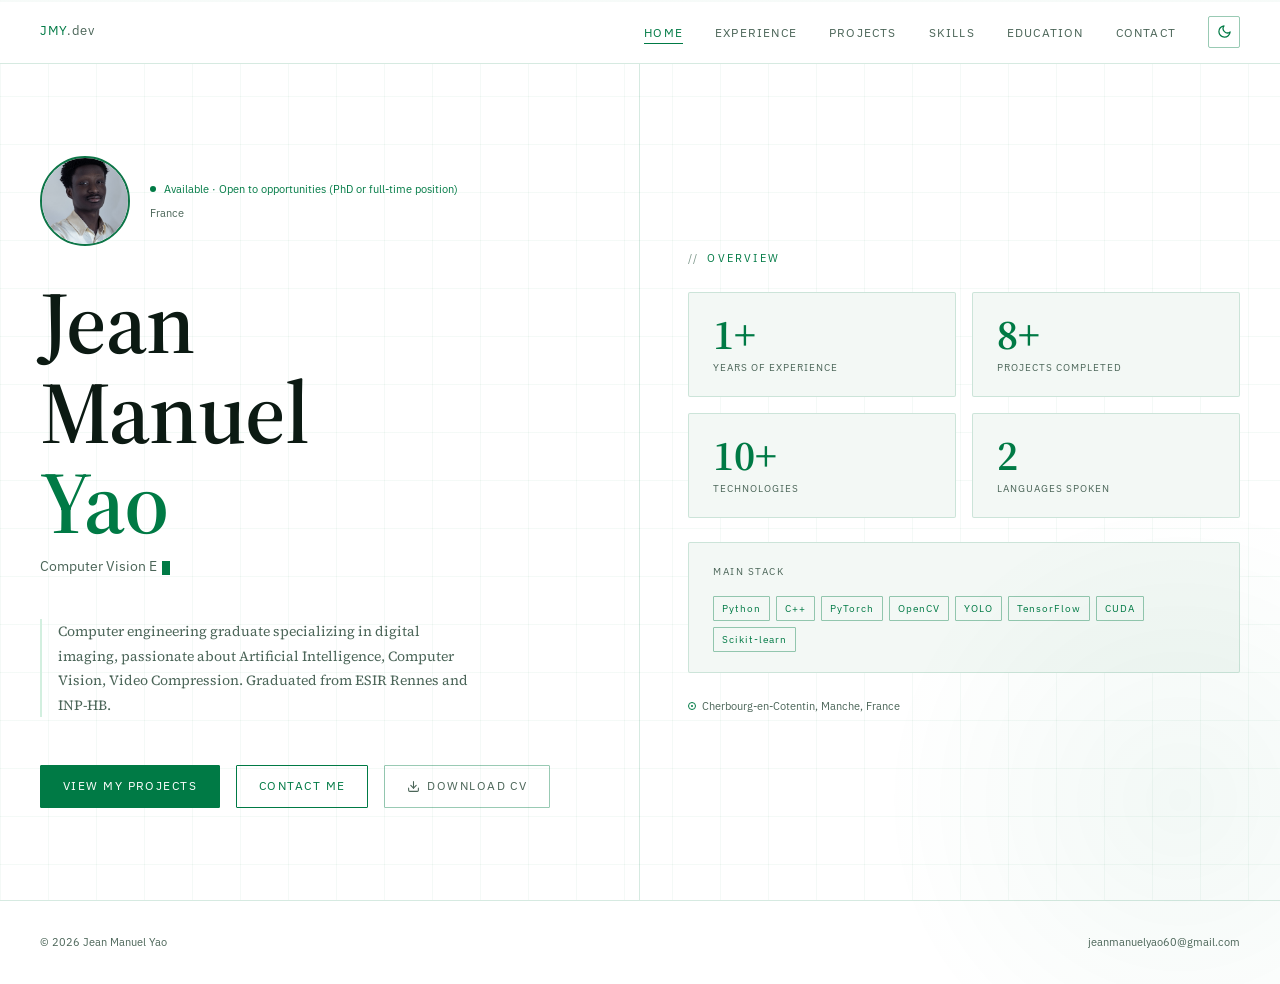
<file: index.html>
<!DOCTYPE html>
<html lang="fr">
<head>
  <meta charset="UTF-8">
  <meta name="viewport" content="width=device-width, initial-scale=1.0">
  <title>Jean Manuel Yao — Computer Vision Engineer</title>
  <script>
    (function () {
      var theme;
      try { theme = localStorage.getItem('theme'); } catch (e) {}
      document.documentElement.dataset.theme = theme || (matchMedia('(prefers-color-scheme: light)').matches ? 'light' : 'dark');
    })();
  </script>
  <link rel="stylesheet" href="css/style.css">
  <style>
    .hero {
      min-height: calc(100vh - var(--nav-h));
      display: grid;
      grid-template-columns: 1fr 1fr;
      gap: 0;
      align-items: stretch;
    }

    .hero-left {
      padding: 5rem 3rem 5rem 2.5rem;
      display: flex;
      flex-direction: column;
      justify-content: center;
      border-right: 1px solid var(--border);
    }

    .hero-photo-wrap {
      display: flex;
      align-items: center;
      gap: 1.25rem;
      margin-bottom: 2rem;
    }

    .hero-photo {
      width: 90px;
      height: 90px;
      border-radius: 50%;
      object-fit: cover;
      border: 2px solid var(--green);
      display: block;
      filter: grayscale(15%);
      flex-shrink: 0;
    }

    .hero-photo-info {
      display: flex;
      flex-direction: column;
      gap: 5px;
    }

    .hero-status {
      display: flex;
      align-items: center;
      gap: 8px;
      font-family: var(--sans);
      font-size: 11px;
      color: var(--green);
    }

    .status-dot {
      width: 6px; height: 6px;
      border-radius: 50%;
      background: var(--green);
      animation: pulse 2s infinite;
      flex-shrink: 0;
    }

    @keyframes pulse {
      0%, 100% { opacity: 1; transform: scale(1); }
      50% { opacity: 0.5; transform: scale(0.8); }
    }

    .hero-name {
      font-family: var(--display);
      font-size: clamp(52px, 7vw, 88px);
      font-weight: 600;
      line-height: 1.02;
      color: var(--text);
      margin-bottom: 0.5rem;
    }

    .hero-name .green { color: var(--green); }

    .hero-role {
      font-family: var(--sans);
      font-size: 14px;
      color: var(--text-muted);
      margin-bottom: 2.5rem;
      height: 24px;
    }

    .hero-role .cursor {
      display: inline-block;
      width: 8px;
      height: 14px;
      background: var(--green);
      margin-left: 2px;
      animation: blink 1s step-end infinite;
      vertical-align: middle;
    }

    @keyframes blink { 0%, 100% { opacity: 1; } 50% { opacity: 0; } }

    .hero-bio {
      font-size: 14px;
      color: var(--text-muted);
      max-width: 440px;
      line-height: 1.75;
      margin-bottom: 3rem;
      border-left: 2px solid var(--green-dark);
      padding-left: 1rem;
    }

    .hero-actions {
      display: flex;
      gap: 1rem;
      flex-wrap: wrap;
    }

    .btn-download {
      border-color: var(--border-bright);
      color: var(--text-muted);
      display: inline-flex;
      align-items: center;
      gap: 7px;
    }

    .btn-download:hover {
      background: transparent;
      border-color: var(--green);
      color: var(--green);
    }

    .hero-right {
      padding: 5rem 2.5rem 5rem 3rem;
      display: flex;
      flex-direction: column;
      justify-content: center;
      gap: 1.5rem;
    }

    .stat-row {
      display: grid;
      grid-template-columns: 1fr 1fr;
      gap: 1rem;
    }

    .stat-box {
      background: var(--bg2);
      border: 1px solid var(--border);
      padding: 1.25rem 1.5rem;
      border-radius: 2px;
    }

    .stat-num {
      font-family: var(--display);
      font-size: 42px;
      color: var(--green);
      line-height: 1;
      margin-bottom: 4px;
    }

    .stat-label {
      font-family: var(--sans);
      font-size: 10px;
      color: var(--text-muted);
      letter-spacing: 0.1em;
      text-transform: uppercase;
    }

    .tech-stack {
      background: var(--bg2);
      border: 1px solid var(--border);
      padding: 1.25rem 1.5rem;
      border-radius: 2px;
    }

    .tech-stack-label {
      font-family: var(--sans);
      font-size: 10px;
      color: var(--text-muted);
      letter-spacing: 0.15em;
      text-transform: uppercase;
      margin-bottom: 1rem;
    }

    .tech-list {
      display: flex;
      flex-wrap: wrap;
      gap: 6px;
    }

    .hero-location {
      font-family: var(--sans);
      font-size: 11px;
      color: var(--text-muted);
      display: flex;
      align-items: center;
      gap: 6px;
    }

    .location-icon {
      width: 8px; height: 8px;
      border: 1px solid var(--green);
      border-radius: 50%;
      position: relative;
    }

    .location-icon::after {
      content: '';
      position: absolute;
      inset: 2px;
      border-radius: 50%;
      background: var(--green);
    }

    /* Diagonal accent */
    .hero::after {
      content: '';
      position: fixed;
      bottom: -200px;
      right: -200px;
      width: 600px;
      height: 600px;
      background: radial-gradient(circle, var(--glow) 0%, transparent 70%);
      pointer-events: none;
    }

    @media (max-width: 768px) {
      .hero { grid-template-columns: 1fr; }
      .hero-left { border-right: none; border-bottom: 1px solid var(--border); padding: 3rem 1.25rem; }
      .hero-right { padding: 3rem 1.25rem; }
    }
  </style>
</head>
<body>
  <div class="scanline"></div>

  <nav>
    <a href="index.html" class="nav-logo">JMY<span>.dev</span></a>
    <ul class="nav-links">
      <li><a href="index.html">Home</a></li>
      <li><a href="pages/experience.html">Experience</a></li>
      <li><a href="pages/projets.html">Projects</a></li>
      <li><a href="pages/competences.html">Skills</a></li>
      <li><a href="pages/parcours.html">Education</a></li>
      <li><a href="pages/contact.html">Contact</a></li>
    </ul>
    <button class="theme-toggle" type="button" aria-label="Switch to light mode">
      <svg class="icon-sun" width="15" height="15" viewBox="0 0 24 24" fill="none" stroke="currentColor" stroke-width="2" stroke-linecap="round" stroke-linejoin="round" aria-hidden="true">
        <circle cx="12" cy="12" r="5"/>
        <line x1="12" y1="1" x2="12" y2="3"/>
        <line x1="12" y1="21" x2="12" y2="23"/>
        <line x1="4.22" y1="4.22" x2="5.64" y2="5.64"/>
        <line x1="18.36" y1="18.36" x2="19.78" y2="19.78"/>
        <line x1="1" y1="12" x2="3" y2="12"/>
        <line x1="21" y1="12" x2="23" y2="12"/>
        <line x1="4.22" y1="19.78" x2="5.64" y2="18.36"/>
        <line x1="18.36" y1="5.64" x2="19.78" y2="4.22"/>
      </svg>
      <svg class="icon-moon" width="15" height="15" viewBox="0 0 24 24" fill="none" stroke="currentColor" stroke-width="2" stroke-linecap="round" stroke-linejoin="round" aria-hidden="true">
        <path d="M21 12.79A9 9 0 1 1 11.21 3 7 7 0 0 0 21 12.79z"/>
      </svg>
    </button>
  </nav>

  <main>
    <div class="hero">
      <div class="hero-left">

        <div class="hero-photo-wrap fade-up">
          <img src="assets/photo.jpeg" alt="Jean Manuel Yao" class="hero-photo">
          <div class="hero-photo-info">
            <div class="hero-status">
              <span class="status-dot"></span>
              Available · Open to opportunities (PhD or full-time position)
            </div>
            <div style="font-family: var(--sans); font-size: 11px; color: var(--text-muted);">France</div>
          </div>
        </div>

        <h1 class="hero-name fade-up">
          Jean<br>Manuel<br><span class="green">Yao</span>
        </h1>

        <div class="hero-role fade-up">
          <span data-typewriter='["Computer Vision Engineer", "Deep Learning Engineer",  "Software Engineer"]'></span>
          <span class="cursor"></span>
        </div>

        <p class="hero-bio fade-up">
          Computer engineering graduate specializing in digital imaging, passionate about Artificial Intelligence, Computer Vision, Video Compression. Graduated from ESIR Rennes and INP-HB.
        </p>

        <div class="hero-actions fade-up">
          <a href="pages/projets.html" class="btn btn-solid">View my projects</a>
          <a href="pages/contact.html" class="btn">Contact me</a>
          <a href="CV_Jean_YAO_IN.pdf" download="CV_Jean_Manuel_Yao.pdf" class="btn btn-download">
            <svg width="13" height="13" viewBox="0 0 24 24" fill="none" stroke="currentColor" stroke-width="2" stroke-linecap="round" stroke-linejoin="round">
              <path d="M21 15v4a2 2 0 0 1-2 2H5a2 2 0 0 1-2-2v-4"/>
              <polyline points="7 10 12 15 17 10"/>
              <line x1="12" y1="15" x2="12" y2="3"/>
            </svg>
            Download CV
          </a>
        </div>
      </div>

      <div class="hero-right">
        <div class="label fade-up">Overview</div>

        <div class="stat-row fade-up">
          <div class="stat-box">
            <div class="stat-num">1+</div>
            <div class="stat-label">Years of experience</div>
          </div>
          <div class="stat-box">
            <div class="stat-num">8+</div>
            <div class="stat-label">Projects completed</div>
          </div>
          <div class="stat-box">
            <div class="stat-num">10+</div>
            <div class="stat-label">Technologies</div>
          </div>
          <div class="stat-box">
            <div class="stat-num">2</div>
            <div class="stat-label">Languages spoken</div>
          </div>
        </div>

        <div class="tech-stack fade-up">
          <div class="tech-stack-label">Main stack</div>
          <div class="tech-list">
            <span class="tag">Python</span>
            <span class="tag">C++</span>
            <span class="tag">PyTorch</span>
            <span class="tag">OpenCV</span>
            <span class="tag">YOLO</span>
            <span class="tag">TensorFlow</span>
            <span class="tag">CUDA</span>
            <span class="tag">Scikit-learn</span>
          </div>
        </div>

        <div class="hero-location fade-up">
          <span class="location-icon"></span>
          Cherbourg-en-Cotentin, Manche, France
        </div>
      </div>
    </div>
  </main>

  <footer>
    <span>© 2026 Jean Manuel Yao</span>
    <span>jeanmanuelyao60@gmail.com</span>
  </footer>

  <script src="js/main.js"></script>
</body>
</html>
</file>
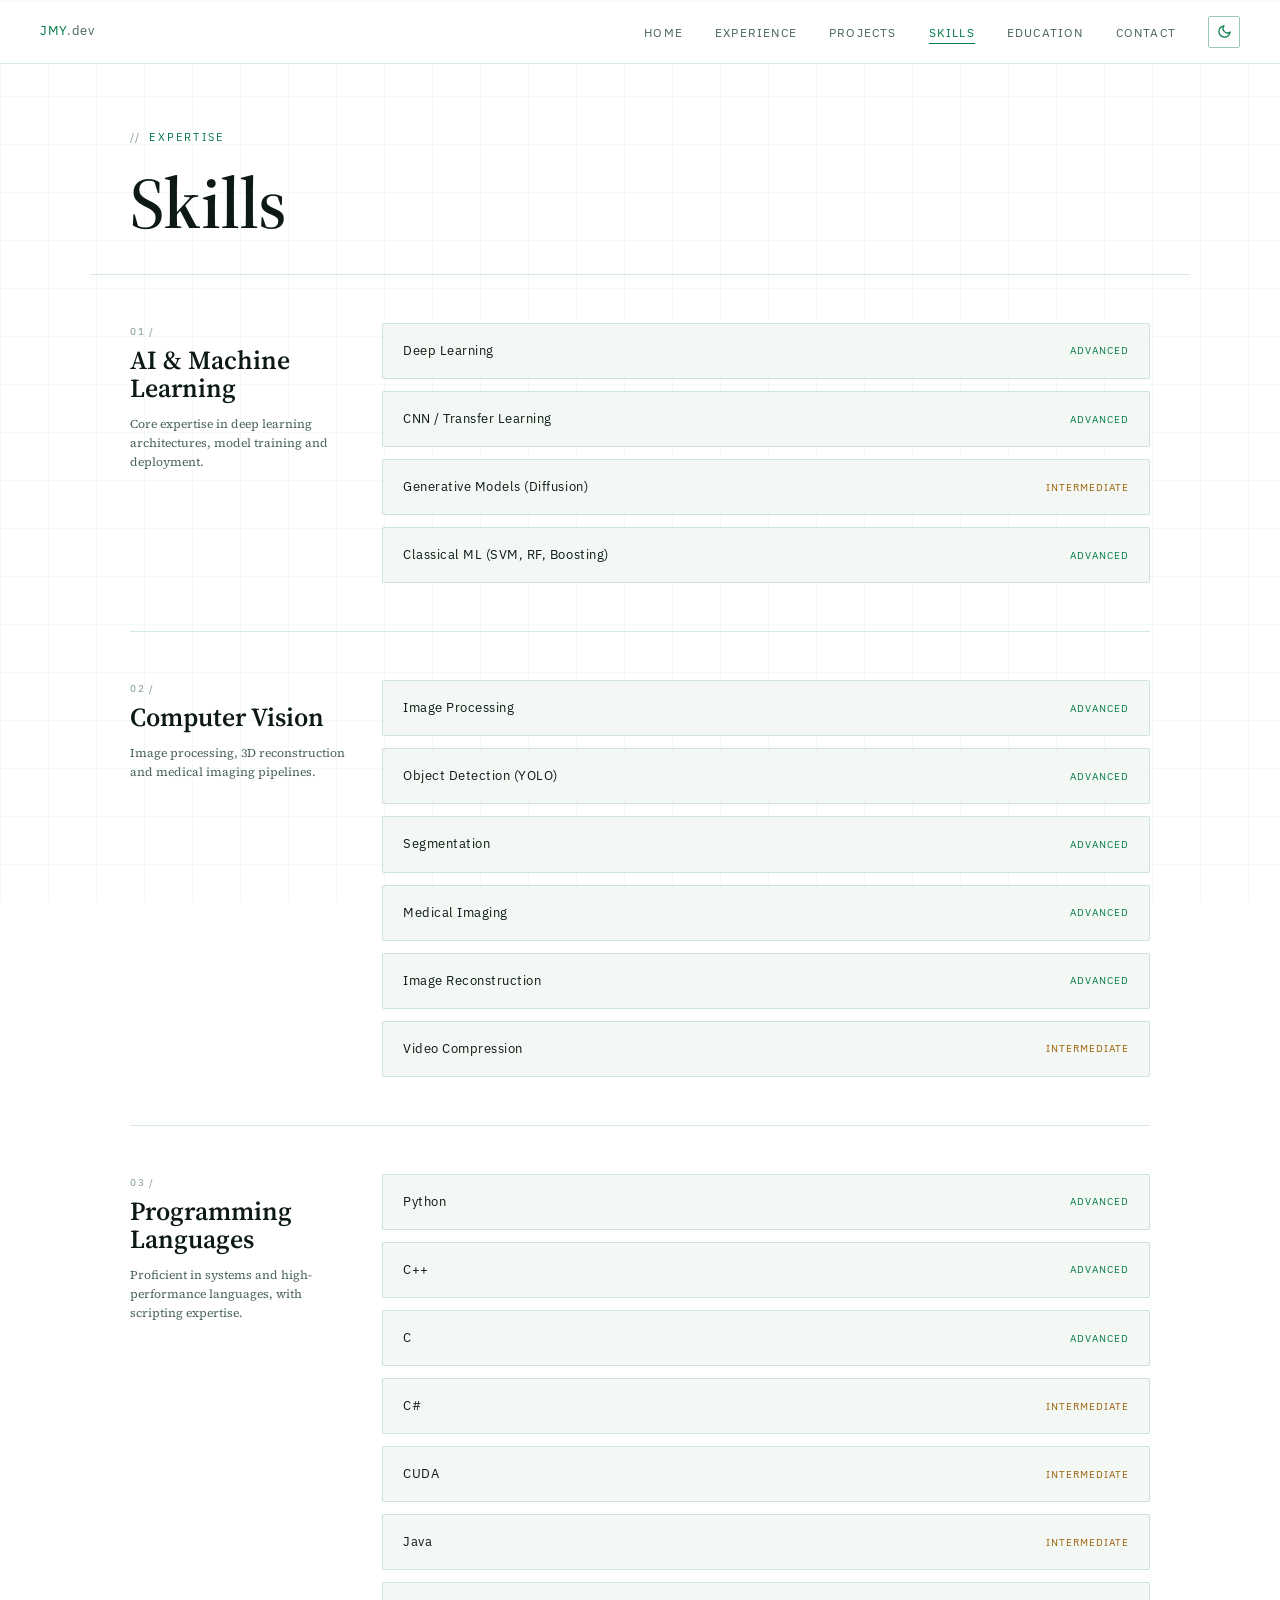
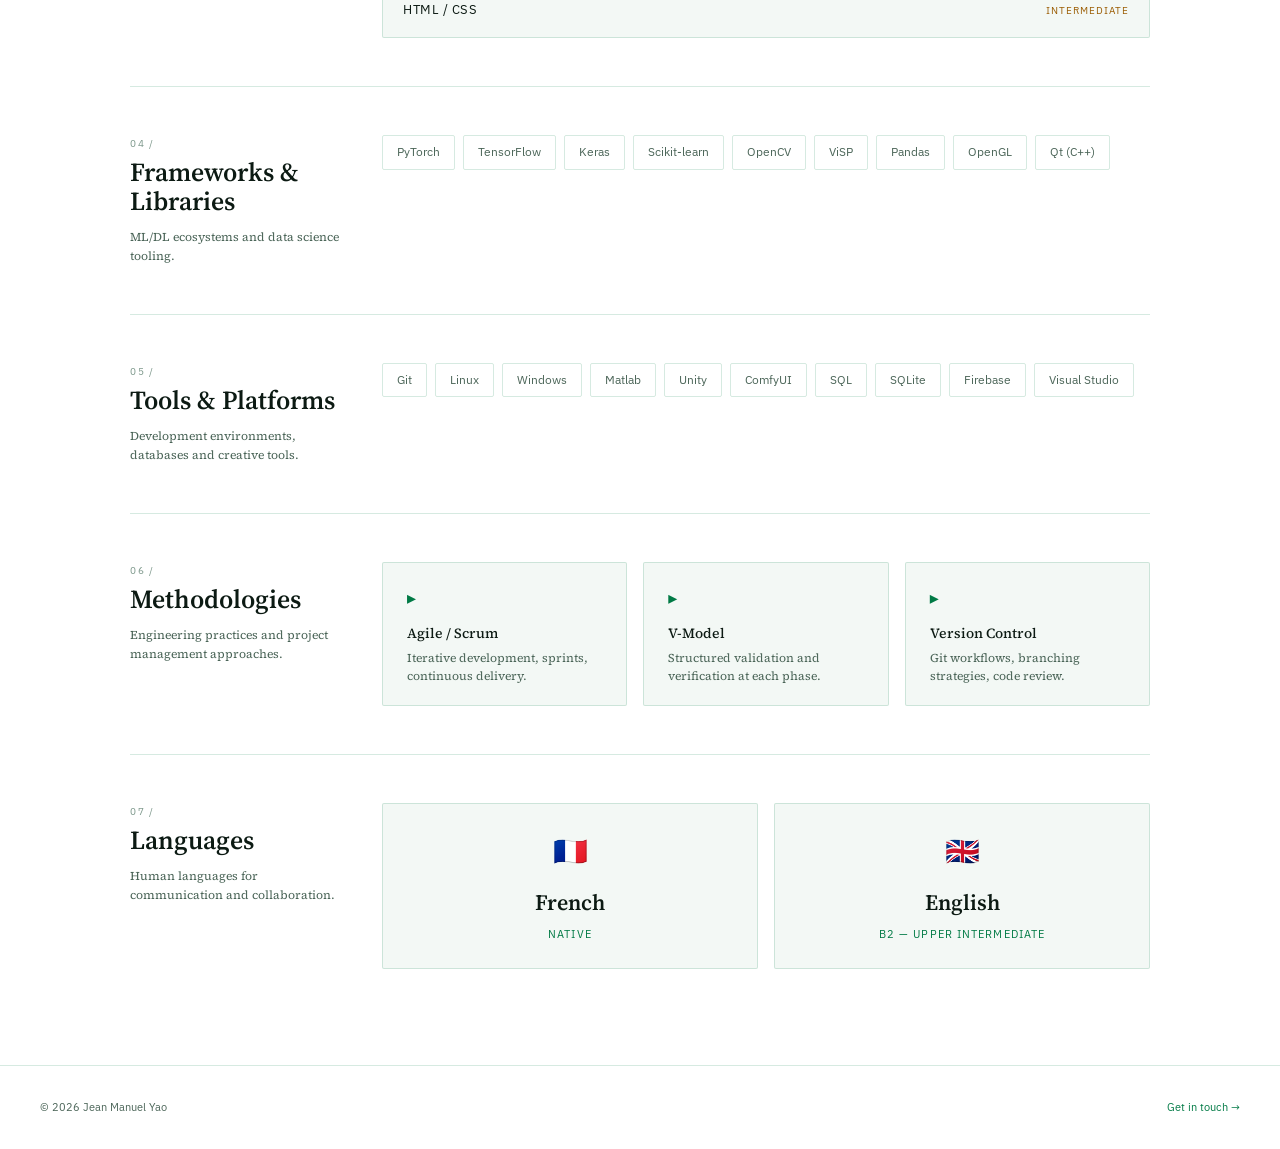
<file: pages/competences.html>
<!DOCTYPE html>
<html lang="en">
<head>
  <meta charset="UTF-8">
  <meta name="viewport" content="width=device-width, initial-scale=1.0">
  <title>Skills — Jean Manuel Yao</title>
  <script>
    (function () {
      var theme;
      try { theme = localStorage.getItem('theme'); } catch (e) {}
      document.documentElement.dataset.theme = theme || (matchMedia('(prefers-color-scheme: light)').matches ? 'light' : 'dark');
    })();
  </script>
  <link rel="stylesheet" href="../css/style.css">
  <style>
    .page-header {
      padding: 4rem 2.5rem 2rem;
      border-bottom: 1px solid var(--border);
      max-width: 1100px;
      margin: 0 auto;
    }

    .page-header h1 {
      font-size: clamp(48px, 6vw, 72px);
      margin-top: 1rem;
      color: var(--text);
    }

    .skills-wrapper {
      max-width: 1100px;
      margin: 3rem auto;
      padding: 0 2.5rem;
      display: flex;
      flex-direction: column;
      gap: 3rem;
    }

    /* ---- CATEGORY BLOCK ---- */
    .skill-category {
      display: grid;
      grid-template-columns: 220px 1fr;
      gap: 2rem;
      align-items: start;
      padding-bottom: 3rem;
      border-bottom: 1px solid var(--border);
    }

    .skill-category:last-child {
      border-bottom: none;
    }

    .cat-label-col {
      position: sticky;
      top: calc(var(--nav-h) + 2rem);
    }

    .cat-index {
      font-family: var(--sans);
      font-size: 10px;
      color: var(--text-dim);
      letter-spacing: 0.15em;
      margin-bottom: 6px;
    }

    .cat-title {
      font-family: var(--display);
      font-size: 26px;
      color: var(--text);
      line-height: 1.1;
      margin-bottom: 0.75rem;
    }

    .cat-desc {
      font-size: 12px;
      color: var(--text-muted);
      line-height: 1.6;
    }

    /* ---- SKILL ITEMS GRID ---- */
    .skill-items {
      display: flex;
      flex-direction: column;
      gap: 0.75rem;
    }

    .skill-item {
      background: var(--bg2);
      border: 1px solid var(--border);
      border-radius: 2px;
      padding: 1rem 1.25rem;
      display: grid;
      grid-template-columns: 1fr auto;
      align-items: center;
      gap: 1.5rem;
      transition: border-color 0.2s, background 0.2s;
      position: relative;
      overflow: hidden;
    }

    .skill-item::before {
      content: '';
      position: absolute;
      left: 0; top: 0;
      width: 2px;
      height: 100%;
      background: var(--green);
      opacity: 0;
      transition: opacity 0.2s;
    }

    .skill-item:hover {
      border-color: var(--border-bright);
      background: var(--bg3);
    }

    .skill-item:hover::before { opacity: 1; }

    .skill-name {
      font-family: var(--sans);
      font-size: 13px;
      color: var(--text);
      letter-spacing: 0.04em;
    }

    .skill-level {
      font-family: var(--sans);
      font-size: 10px;
      color: var(--text-muted);
      letter-spacing: 0.1em;
      text-transform: uppercase;
      min-width: 80px;
      text-align: right;
    }

    .skill-level.advanced { color: var(--green); }
    .skill-level.intermediate { color: var(--amber); }
    .skill-level.familiar { color: var(--text-muted); }

    /* ---- TAGS BLOCK (for tools) ---- */
    .tag-cloud {
      display: flex;
      flex-wrap: wrap;
      gap: 8px;
    }

    .tag-large {
      font-family: var(--sans);
      font-size: 12px;
      padding: 6px 14px;
      border: 1px solid var(--border);
      color: var(--text-muted);
      border-radius: 2px;
      transition: border-color 0.2s, color 0.2s;
      cursor: default;
    }

    .tag-large:hover {
      border-color: var(--green);
      color: var(--green);
    }

    /* ---- LANGUAGES ---- */
    .lang-grid {
      display: grid;
      grid-template-columns: repeat(auto-fit, minmax(180px, 1fr));
      gap: 1rem;
    }

    .lang-card {
      background: var(--bg2);
      border: 1px solid var(--border);
      border-radius: 2px;
      padding: 1.5rem;
      text-align: center;
      transition: border-color 0.2s;
    }

    .lang-card:hover { border-color: var(--border-bright); }

    .lang-flag {
      font-size: 28px;
      margin-bottom: 0.5rem;
    }

    .lang-name {
      font-family: var(--display);
      font-size: 22px;
      color: var(--text);
      margin-bottom: 4px;
    }

    .lang-lvl {
      font-family: var(--sans);
      font-size: 11px;
      color: var(--green);
      letter-spacing: 0.1em;
      text-transform: uppercase;
    }

    /* ---- METHODOLOGIES ---- */
    .method-grid {
      display: grid;
      grid-template-columns: repeat(auto-fit, minmax(200px, 1fr));
      gap: 1rem;
    }

    .method-card {
      background: var(--bg2);
      border: 1px solid var(--border);
      border-radius: 2px;
      padding: 1.25rem 1.5rem;
      transition: border-color 0.2s;
      position: relative;
      overflow: hidden;
    }

    .method-card::after {
      content: '';
      position: absolute;
      top: 0; left: 0;
      width: 100%;
      height: 2px;
      background: linear-gradient(90deg, var(--green), transparent);
      opacity: 0;
      transition: opacity 0.2s;
    }

    .method-card:hover { border-color: var(--border-bright); }
    .method-card:hover::after { opacity: 1; }

    .method-icon {
      font-family: var(--sans);
      font-size: 18px;
      color: var(--green);
      margin-bottom: 0.5rem;
    }

    .method-name {
      font-size: 14px;
      font-weight: 500;
      color: var(--text);
      margin-bottom: 4px;
    }

    .method-desc {
      font-size: 12px;
      color: var(--text-muted);
      line-height: 1.5;
    }

    @media (max-width: 768px) {
      .skill-category { grid-template-columns: 1fr; }
      .cat-label-col { position: static; }
      .skills-wrapper { padding: 0 1.25rem; }
      .page-header { padding: 3rem 1.25rem 2rem; }
    }
  </style>
</head>
<body>
  <div class="scanline"></div>

  <nav>
    <a href="../index.html" class="nav-logo">JMY<span>.dev</span></a>
    <ul class="nav-links">
      <li><a href="../index.html">Home</a></li>
      <li><a href="experience.html">Experience</a></li>
      <li><a href="projets.html">Projects</a></li>
      <li><a href="competences.html">Skills</a></li>
      <li><a href="parcours.html">Education</a></li>
      <li><a href="contact.html">Contact</a></li>
    </ul>
    <button class="theme-toggle" type="button" aria-label="Switch to light mode">
      <svg class="icon-sun" width="15" height="15" viewBox="0 0 24 24" fill="none" stroke="currentColor" stroke-width="2" stroke-linecap="round" stroke-linejoin="round" aria-hidden="true">
        <circle cx="12" cy="12" r="5"/>
        <line x1="12" y1="1" x2="12" y2="3"/>
        <line x1="12" y1="21" x2="12" y2="23"/>
        <line x1="4.22" y1="4.22" x2="5.64" y2="5.64"/>
        <line x1="18.36" y1="18.36" x2="19.78" y2="19.78"/>
        <line x1="1" y1="12" x2="3" y2="12"/>
        <line x1="21" y1="12" x2="23" y2="12"/>
        <line x1="4.22" y1="19.78" x2="5.64" y2="18.36"/>
        <line x1="18.36" y1="5.64" x2="19.78" y2="4.22"/>
      </svg>
      <svg class="icon-moon" width="15" height="15" viewBox="0 0 24 24" fill="none" stroke="currentColor" stroke-width="2" stroke-linecap="round" stroke-linejoin="round" aria-hidden="true">
        <path d="M21 12.79A9 9 0 1 1 11.21 3 7 7 0 0 0 21 12.79z"/>
      </svg>
    </button>
  </nav>

  <main>
    <div class="page-header">
      <div class="label">Expertise</div>
      <h1>Skills</h1>
    </div>

    <div class="skills-wrapper">

      <!-- ====== AI & MACHINE LEARNING ====== -->
      <div class="skill-category reveal">
        <div class="cat-label-col">
          <div class="cat-index">01 /</div>
          <div class="cat-title">AI & Machine Learning</div>
          <p class="cat-desc">Core expertise in deep learning architectures, model training and deployment.</p>
        </div>
        <div class="skill-items">
          <div class="skill-item">
            <span class="skill-name">Deep Learning</span>
            <span class="skill-level advanced">Advanced</span>
          </div>
          <div class="skill-item">
            <span class="skill-name">CNN / Transfer Learning</span>
            <span class="skill-level advanced">Advanced</span>
          </div>
          <div class="skill-item">
            <span class="skill-name">Generative Models (Diffusion)</span>
            <span class="skill-level intermediate">Intermediate</span>
          </div>
          <div class="skill-item">
            <span class="skill-name">Classical ML (SVM, RF, Boosting)</span>
            <span class="skill-level advanced">Advanced</span>
          </div>
        </div>
      </div>

      <!-- ====== COMPUTER VISION ====== -->
      <div class="skill-category reveal">
        <div class="cat-label-col">
          <div class="cat-index">02 /</div>
          <div class="cat-title">Computer Vision</div>
          <p class="cat-desc">Image processing, 3D reconstruction and medical imaging pipelines.</p>
        </div>
        <div class="skill-items">
          <div class="skill-item">
            <span class="skill-name">Image Processing</span>
            <span class="skill-level advanced">Advanced</span>
          </div>
           <div class="skill-item">
            <span class="skill-name">Object Detection (YOLO)</span>
            <span class="skill-level advanced">Advanced</span>
          </div>
          <div class="skill-item">
            <span class="skill-name">Segmentation</span>
            <span class="skill-level advanced">Advanced</span>
          </div>
          <div class="skill-item">
            <span class="skill-name">Medical Imaging</span>
            <span class="skill-level advanced">Advanced</span>
          </div>
          <div class="skill-item">
            <span class="skill-name">Image Reconstruction</span>
            <span class="skill-level advanced">Advanced</span>
          </div>
          <div class="skill-item">
            <span class="skill-name">Video Compression</span>
            <span class="skill-level intermediate">Intermediate</span>
          </div>
        </div>
      </div>

      <!-- ====== PROGRAMMING ====== -->
      <div class="skill-category reveal">
        <div class="cat-label-col">
          <div class="cat-index">03 /</div>
          <div class="cat-title">Programming Languages</div>
          <p class="cat-desc">Proficient in systems and high-performance languages, with scripting expertise.</p>
        </div>
        <div class="skill-items">
          <div class="skill-item">
            <span class="skill-name">Python</span>
            <span class="skill-level advanced">Advanced</span>
          </div>
          <div class="skill-item">
            <span class="skill-name">C++</span>
            <span class="skill-level advanced">Advanced</span>
          </div>
          <div class="skill-item">
            <span class="skill-name">C</span>
            <span class="skill-level advanced">Advanced</span>
          </div>
          <div class="skill-item">
            <span class="skill-name">C#</span>
            <span class="skill-level intermediate">Intermediate</span>
          </div>
          <div class="skill-item">
            <span class="skill-name">CUDA</span>
            <span class="skill-level intermediate">Intermediate</span>
          </div>
          <div class="skill-item">
            <span class="skill-name">Java</span>
            <span class="skill-level intermediate">Intermediate</span>
          </div>
          <div class="skill-item">
            <span class="skill-name">HTML / CSS</span>
            <span class="skill-level intermediate">Intermediate</span>
          </div>
        </div>
      </div>

      <!-- ====== FRAMEWORKS & LIBRARIES ====== -->
      <div class="skill-category reveal">
        <div class="cat-label-col">
          <div class="cat-index">04 /</div>
          <div class="cat-title">Frameworks & Libraries</div>
          <p class="cat-desc">ML/DL ecosystems and data science tooling.</p>
        </div>
        <div class="tag-cloud">
          <span class="tag-large">PyTorch</span>
          <span class="tag-large">TensorFlow</span>
          <span class="tag-large">Keras</span>
          <span class="tag-large">Scikit-learn</span>
          <span class="tag-large">OpenCV</span>
          <span class="tag-large">ViSP</span>
          <span class="tag-large">Pandas</span>
          <span class="tag-large">OpenGL</span>
          <span class="tag-large">Qt (C++)</span>
        </div>
      </div>

      <!-- ====== TOOLS ====== -->
      <div class="skill-category reveal">
        <div class="cat-label-col">
          <div class="cat-index">05 /</div>
          <div class="cat-title">Tools & Platforms</div>
          <p class="cat-desc">Development environments, databases and creative tools.</p>
        </div>
        <div class="tag-cloud">
          <span class="tag-large">Git</span>
          <span class="tag-large">Linux</span>
          <span class="tag-large">Windows</span>
          <span class="tag-large">Matlab</span>
          <span class="tag-large">Unity</span>
          <span class="tag-large">ComfyUI</span>
          <span class="tag-large">SQL</span>
          <span class="tag-large">SQLite</span>
          <span class="tag-large">Firebase</span>
          <span class="tag-large">Visual Studio</span>
        </div>
      </div>

      <!-- ====== METHODOLOGIES ====== -->
      <div class="skill-category reveal">
        <div class="cat-label-col">
          <div class="cat-index">06 /</div>
          <div class="cat-title">Methodologies</div>
          <p class="cat-desc">Engineering practices and project management approaches.</p>
        </div>
        <div class="method-grid">
          <div class="method-card">
            <div class="method-icon">▸</div>
            <div class="method-name">Agile / Scrum</div>
            <div class="method-desc">Iterative development, sprints, continuous delivery.</div>
          </div>
          <div class="method-card">
            <div class="method-icon">▸</div>
            <div class="method-name">V-Model</div>
            <div class="method-desc">Structured validation and verification at each phase.</div>
          </div>
          <div class="method-card">
            <div class="method-icon">▸</div>
            <div class="method-name">Version Control</div>
            <div class="method-desc">Git workflows, branching strategies, code review.</div>
          </div>
        </div>
      </div>

      <!-- ====== LANGUAGES ====== -->
      <div class="skill-category reveal">
        <div class="cat-label-col">
          <div class="cat-index">07 /</div>
          <div class="cat-title">Languages</div>
          <p class="cat-desc">Human languages for communication and collaboration.</p>
        </div>
        <div class="lang-grid">
          <div class="lang-card">
            <div class="lang-flag">🇫🇷</div>
            <div class="lang-name">French</div>
            <div class="lang-lvl">Native</div>
          </div>
          <div class="lang-card">
            <div class="lang-flag">🇬🇧</div>
            <div class="lang-name">English</div>
            <div class="lang-lvl">B2 — Upper Intermediate</div>
          </div>
        </div>
      </div>

    </div>
  </main>

  <footer>
    <span>© 2026 Jean Manuel Yao</span>
    <a href="contact.html" style="color: var(--green); text-decoration: none; font-family: var(--sans); font-size: 11px;">Get in touch →</a>
  </footer>

  <script src="../js/main.js"></script>
</body>
</html>
</file>
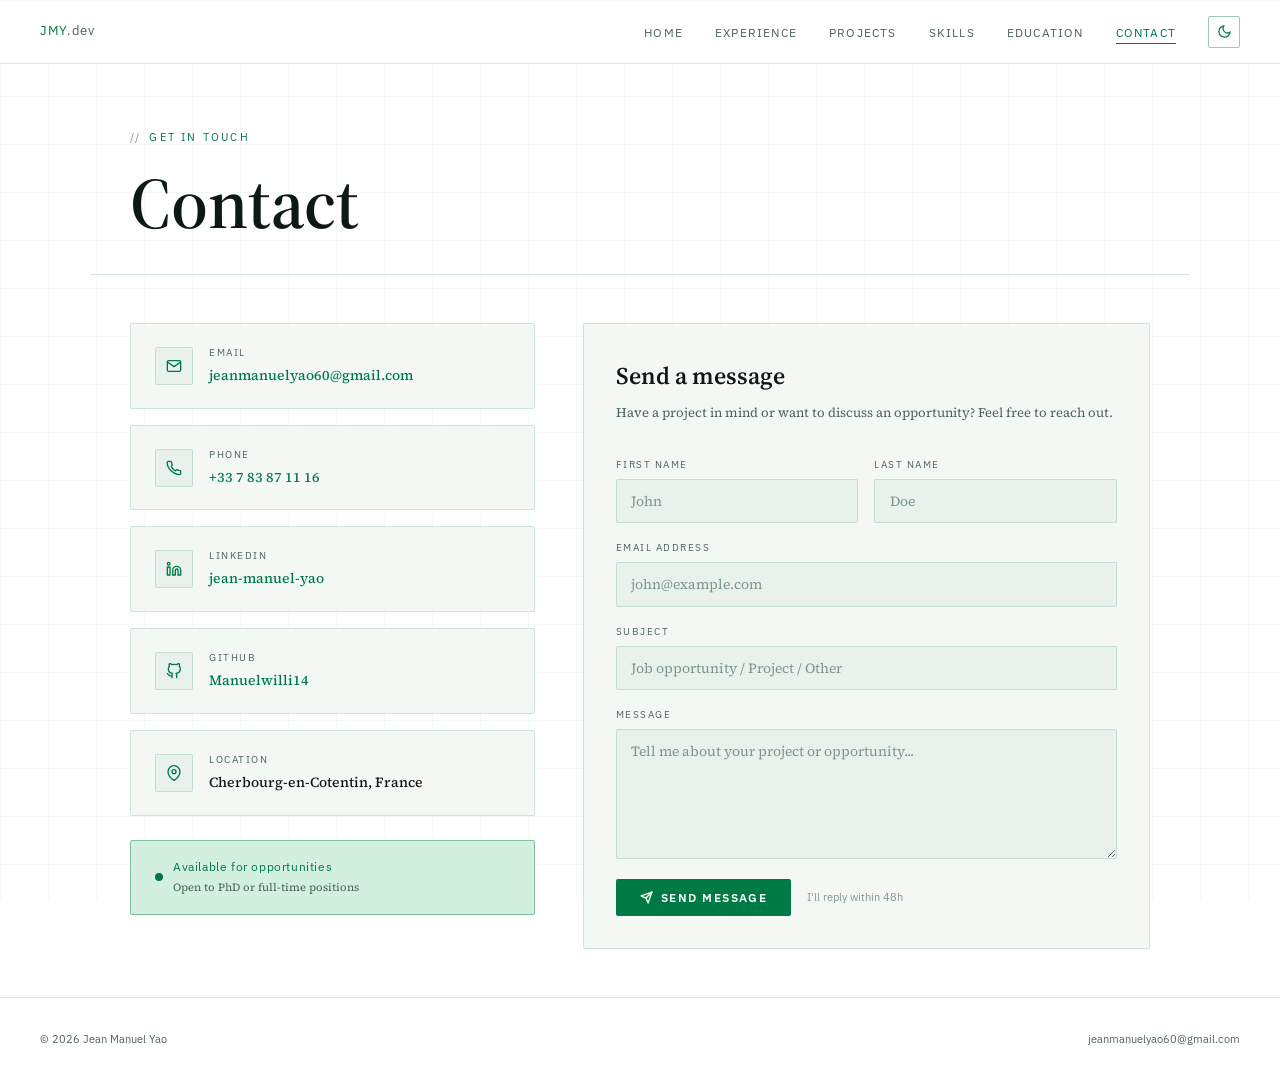
<file: pages/contact.html>
<!DOCTYPE html>
<html lang="en">
<head>
  <meta charset="UTF-8">
  <meta name="viewport" content="width=device-width, initial-scale=1.0">
  <title>Contact — Jean Manuel Yao</title>
  <script>
    (function () {
      var theme;
      try { theme = localStorage.getItem('theme'); } catch (e) {}
      document.documentElement.dataset.theme = theme || (matchMedia('(prefers-color-scheme: light)').matches ? 'light' : 'dark');
    })();
  </script>
  <link rel="stylesheet" href="../css/style.css">

  <style>
    .page-header {
      padding: 4rem 2.5rem 2rem;
      border-bottom: 1px solid var(--border);
      max-width: 1100px;
      margin: 0 auto;
    }

    .page-header h1 {
      font-size: clamp(48px, 6vw, 72px);
      margin-top: 1rem;
      color: var(--text);
    }

    .contact-wrapper {
      max-width: 1100px;
      margin: 3rem auto;
      padding: 0 2.5rem;
      display: grid;
      grid-template-columns: 1fr 1.4fr;
      gap: 3rem;
      align-items: start;
    }

    /* ---- LEFT: INFO CARDS ---- */
    .contact-info {
      display: flex;
      flex-direction: column;
      gap: 1rem;
    }

    .info-card {
      background: var(--bg2);
      border: 1px solid var(--border);
      border-radius: 2px;
      padding: 1.25rem 1.5rem;
      display: flex;
      align-items: center;
      gap: 1rem;
      transition: border-color 0.25s, background 0.25s;
      text-decoration: none;
      position: relative;
      overflow: hidden;
    }

    .info-card::before {
      content: '';
      position: absolute;
      left: 0; top: 0;
      width: 2px; height: 100%;
      background: var(--green);
      opacity: 0;
      transition: opacity 0.25s;
    }

    .info-card:hover {
      border-color: var(--border-bright);
      background: var(--bg3);
    }

    .info-card:hover::before { opacity: 1; }

    .info-icon {
      width: 38px; height: 38px;
      border: 1px solid var(--border);
      border-radius: 2px;
      display: flex;
      align-items: center;
      justify-content: center;
      flex-shrink: 0;
      color: var(--green);
      background: var(--bg3);
    }

    .info-label {
      font-family: var(--sans);
      font-size: 10px;
      color: var(--text-muted);
      letter-spacing: 0.15em;
      text-transform: uppercase;
      margin-bottom: 3px;
    }

    .info-value {
      font-size: 14px;
      color: var(--text);
      font-weight: 500;
    }

    .info-card.clickable .info-value {
      color: var(--green);
    }

    /* Availability badge */
    .availability {
      display: flex;
      align-items: center;
      gap: 10px;
      background: var(--green-dark);
      border: 1px solid var(--border-bright);
      border-radius: 2px;
      padding: 1rem 1.5rem;
      margin-top: 0.5rem;
    }

    .avail-dot {
      width: 8px; height: 8px;
      border-radius: 50%;
      background: var(--green);
      animation: pulse 2s infinite;
      flex-shrink: 0;
    }

    @keyframes pulse {
      0%, 100% { opacity: 1; transform: scale(1); }
      50% { opacity: 0.5; transform: scale(0.8); }
    }

    .avail-text {
      font-family: var(--sans);
      font-size: 12px;
      color: var(--green);
      letter-spacing: 0.05em;
    }

    .avail-sub {
      font-size: 11px;
      color: var(--text-muted);
      margin-top: 2px;
    }

    /* ---- RIGHT: FORM ---- */
    .contact-form-wrap {
      background: var(--bg2);
      border: 1px solid var(--border);
      border-radius: 2px;
      padding: 2rem;
    }

    .form-title {
      font-family: var(--display);
      font-size: 24px;
      color: var(--text);
      margin-bottom: 0.4rem;
    }

    .form-subtitle {
      font-size: 13px;
      color: var(--text-muted);
      margin-bottom: 2rem;
      line-height: 1.6;
    }

    .form-grid {
      display: grid;
      grid-template-columns: 1fr 1fr;
      gap: 1rem;
      margin-bottom: 1rem;
    }

    .form-group {
      display: flex;
      flex-direction: column;
      gap: 6px;
    }

    .form-group.full { grid-column: 1 / -1; }

    label {
      font-family: var(--sans);
      font-size: 10px;
      color: var(--text-muted);
      letter-spacing: 0.15em;
      text-transform: uppercase;
    }

    input, textarea {
      width: 100%;
      padding: 0.7rem 0.9rem;
      background: var(--bg3);
      border: 1px solid var(--border);
      border-radius: 2px;
      color: var(--text);
      font-family: var(--body);
      font-size: 14px;
      outline: none;
      transition: border-color 0.2s;
    }

    input:focus, textarea:focus {
      border-color: var(--border-bright);
    }

    input::placeholder, textarea::placeholder {
      color: var(--text-dim);
    }

    textarea {
      min-height: 130px;
      resize: vertical;
    }

    .form-submit {
      margin-top: 1.25rem;
      display: flex;
      align-items: center;
      gap: 1rem;
    }

    .submit-btn {
      display: inline-flex;
      align-items: center;
      gap: 8px;
      font-family: var(--sans);
      font-size: 12px;
      letter-spacing: 0.12em;
      text-transform: uppercase;
      padding: 11px 24px;
      background: var(--green);
      color: var(--bg);
      border: none;
      border-radius: 2px;
      cursor: pointer;
      font-weight: 600;
      transition: opacity 0.2s;
    }

    .submit-btn:hover { opacity: 0.85; }

    .submit-note {
      font-size: 11px;
      color: var(--text-dim);
      font-family: var(--sans);
    }

    .form-success {
      display: none;
      align-items: center;
      gap: 10px;
      font-family: var(--sans);
      font-size: 12px;
      color: var(--green);
      margin-top: 1rem;
    }

    @media (max-width: 768px) {
      .contact-wrapper { grid-template-columns: 1fr; padding: 0 1.25rem; }
      .form-grid { grid-template-columns: 1fr; }
      .page-header { padding: 3rem 1.25rem 2rem; }
    }
  </style>
</head>

<body>
  <div class="scanline"></div>

  <nav>
    <a href="../index.html" class="nav-logo">JMY<span>.dev</span></a>
    <ul class="nav-links">
      <li><a href="../index.html">Home</a></li>
      <li><a href="experience.html">Experience</a></li>
      <li><a href="projets.html">Projects</a></li>
      <li><a href="competences.html">Skills</a></li>
      <li><a href="parcours.html">Education</a></li>
      <li><a href="contact.html">Contact</a></li>
    </ul>
    <button class="theme-toggle" type="button" aria-label="Switch to light mode">
      <svg class="icon-sun" width="15" height="15" viewBox="0 0 24 24" fill="none" stroke="currentColor" stroke-width="2" stroke-linecap="round" stroke-linejoin="round" aria-hidden="true">
        <circle cx="12" cy="12" r="5"/>
        <line x1="12" y1="1" x2="12" y2="3"/>
        <line x1="12" y1="21" x2="12" y2="23"/>
        <line x1="4.22" y1="4.22" x2="5.64" y2="5.64"/>
        <line x1="18.36" y1="18.36" x2="19.78" y2="19.78"/>
        <line x1="1" y1="12" x2="3" y2="12"/>
        <line x1="21" y1="12" x2="23" y2="12"/>
        <line x1="4.22" y1="19.78" x2="5.64" y2="18.36"/>
        <line x1="18.36" y1="5.64" x2="19.78" y2="4.22"/>
      </svg>
      <svg class="icon-moon" width="15" height="15" viewBox="0 0 24 24" fill="none" stroke="currentColor" stroke-width="2" stroke-linecap="round" stroke-linejoin="round" aria-hidden="true">
        <path d="M21 12.79A9 9 0 1 1 11.21 3 7 7 0 0 0 21 12.79z"/>
      </svg>
    </button>
  </nav>

  <main>
    <div class="page-header">
      <div class="label">Get in touch</div>
      <h1>Contact</h1>
    </div>

    <div class="contact-wrapper">

      <!-- LEFT: contact info -->
      <div class="contact-info">

        <a href="mailto:jeanmanuelyao60@gmail.com" class="info-card clickable reveal">
          <div class="info-icon">
            <svg width="16" height="16" viewBox="0 0 24 24" fill="none" stroke="currentColor" stroke-width="2" stroke-linecap="round" stroke-linejoin="round">
              <path d="M4 4h16c1.1 0 2 .9 2 2v12c0 1.1-.9 2-2 2H4c-1.1 0-2-.9-2-2V6c0-1.1.9-2 2-2z"/>
              <polyline points="22,6 12,13 2,6"/>
            </svg>
          </div>
          <div>
            <div class="info-label">Email</div>
            <div class="info-value">jeanmanuelyao60@gmail.com</div>
          </div>
        </a>

        <a href="tel:+33783871116" class="info-card clickable reveal">
          <div class="info-icon">
            <svg width="16" height="16" viewBox="0 0 24 24" fill="none" stroke="currentColor" stroke-width="2" stroke-linecap="round" stroke-linejoin="round">
              <path d="M22 16.92v3a2 2 0 0 1-2.18 2 19.79 19.79 0 0 1-8.63-3.07A19.5 19.5 0 0 1 4.69 13a19.79 19.79 0 0 1-3.07-8.67A2 2 0 0 1 3.56 2h3a2 2 0 0 1 2 1.72c.127.96.361 1.903.7 2.81a2 2 0 0 1-.45 2.11L7.91 9.91a16 16 0 0 0 6.29 6.29l.91-.91a2 2 0 0 1 2.11-.45c.907.339 1.85.573 2.81.7A2 2 0 0 1 22 16.92z"/>
            </svg>
          </div>
          <div>
            <div class="info-label">Phone</div>
            <div class="info-value">+33 7 83 87 11 16</div>
          </div>
        </a>

        <a href="https://www.linkedin.com/in/jean-manuel-yao-baa3041a2/" target="_blank" class="info-card clickable reveal">
          <div class="info-icon">
            <svg width="16" height="16" viewBox="0 0 24 24" fill="none" stroke="currentColor" stroke-width="2" stroke-linecap="round" stroke-linejoin="round">
              <path d="M16 8a6 6 0 0 1 6 6v7h-4v-7a2 2 0 0 0-2-2 2 2 0 0 0-2 2v7h-4v-7a6 6 0 0 1 6-6z"/>
              <rect x="2" y="9" width="4" height="12"/>
              <circle cx="4" cy="4" r="2"/>
            </svg>
          </div>
          <div>
            <div class="info-label">LinkedIn</div>
            <div class="info-value">jean-manuel-yao</div>
          </div>
        </a>

        <a href="https://github.com/Manuelwilli14" target="_blank" class="info-card clickable reveal">
          <div class="info-icon">
            <svg width="16" height="16" viewBox="0 0 24 24" fill="none" stroke="currentColor" stroke-width="2" stroke-linecap="round" stroke-linejoin="round">
              <path d="M9 19c-5 1.5-5-2.5-7-3m14 6v-3.87a3.37 3.37 0 0 0-.94-2.61c3.14-.35 6.44-1.54 6.44-7A5.44 5.44 0 0 0 20 4.77 5.07 5.07 0 0 0 19.91 1S18.73.65 16 2.48a13.38 13.38 0 0 0-7 0C6.27.65 5.09 1 5.09 1A5.07 5.07 0 0 0 5 4.77a5.44 5.44 0 0 0-1.5 3.78c0 5.42 3.3 6.61 6.44 7A3.37 3.37 0 0 0 9 18.13V22"/>
            </svg>
          </div>
          <div>
            <div class="info-label">GitHub</div>
            <div class="info-value">Manuelwilli14</div>
          </div>
        </a>

        <div class="info-card reveal">
          <div class="info-icon">
            <svg width="16" height="16" viewBox="0 0 24 24" fill="none" stroke="currentColor" stroke-width="2" stroke-linecap="round" stroke-linejoin="round">
              <path d="M21 10c0 7-9 13-9 13s-9-6-9-13a9 9 0 0 1 18 0z"/>
              <circle cx="12" cy="10" r="3"/>
            </svg>
          </div>
          <div>
            <div class="info-label">Location</div>
            <div class="info-value">Cherbourg-en-Cotentin, France</div>
          </div>
        </div>

        <div class="availability reveal">
          <span class="avail-dot"></span>
          <div>
            <div class="avail-text">Available for opportunities</div>
            <div class="avail-sub">Open to PhD or full-time positions</div>
          </div>
        </div>

      </div>

      <!-- RIGHT: form -->
      <div class="contact-form-wrap reveal">
        <div class="form-title">Send a message</div>
        <p class="form-subtitle">Have a project in mind or want to discuss an opportunity? Feel free to reach out.</p>

        <form id="contactForm" action="https://formspree.io/f/xbdwkbov" method="POST" onsubmit="handleSubmit(event)">
          <div class="form-grid">
            <div class="form-group">
              <label for="fname">First name</label>
              <input type="text" id="fname" name="first_name" placeholder="John" required>
            </div>
            <div class="form-group">
              <label for="lname">Last name</label>
              <input type="text" id="lname" name="last_name" placeholder="Doe" required>
            </div>
            <div class="form-group full">
              <label for="email">Email address</label>
              <input type="email" id="email" name="email" placeholder="john@example.com" required>
            </div>
            <div class="form-group full">
              <label for="subject">Subject</label>
              <input type="text" id="subject" name="subject" placeholder="Job opportunity / Project / Other" required>
            </div>
            <div class="form-group full">
              <label for="message">Message</label>
              <textarea id="message" name="message" placeholder="Tell me about your project or opportunity..." required></textarea>
            </div>
          </div>

          <div class="form-submit">
            <button type="submit" class="submit-btn">
              <svg width="13" height="13" viewBox="0 0 24 24" fill="none" stroke="currentColor" stroke-width="2.5" stroke-linecap="round" stroke-linejoin="round">
                <line x1="22" y1="2" x2="11" y2="13"/>
                <polygon points="22 2 15 22 11 13 2 9 22 2"/>
              </svg>
              Send message
            </button>
            <span class="submit-note">I'll reply within 48h</span>
          </div>

          <div class="form-success" id="successMsg">
            <svg width="14" height="14" viewBox="0 0 24 24" fill="none" stroke="currentColor" stroke-width="2.5" stroke-linecap="round" stroke-linejoin="round">
              <polyline points="20 6 9 17 4 12"/>
            </svg>
            Message sent successfully!
          </div>
        </form>
      </div>

    </div>
  </main>

  <footer>
    <span>© 2026 Jean Manuel Yao</span>
    <span style="font-family: var(--sans); font-size: 11px; color: var(--text-muted);">jeanmanuelyao60@gmail.com</span>
  </footer>

  <script src="../js/main.js"></script>
  <script>
    async function handleSubmit(e) {
      e.preventDefault();
      const form = e.target;
      const btn = form.querySelector('.submit-btn');
      btn.textContent = 'Sending...';
      btn.disabled = true;
    
      const data = new FormData(form);
      const response = await fetch(form.action, {
        method: 'POST',
        body: data,
        headers: { 'Accept': 'application/json' }
      });
    
      if (response.ok) {
        form.reset();
        document.getElementById('successMsg').style.display = 'flex';
        btn.textContent = '✓ Sent!';
      } else {
        btn.textContent = 'Error — try again';
        btn.disabled = false;
      }
    }
  </script>
</body>
</html>
</file>
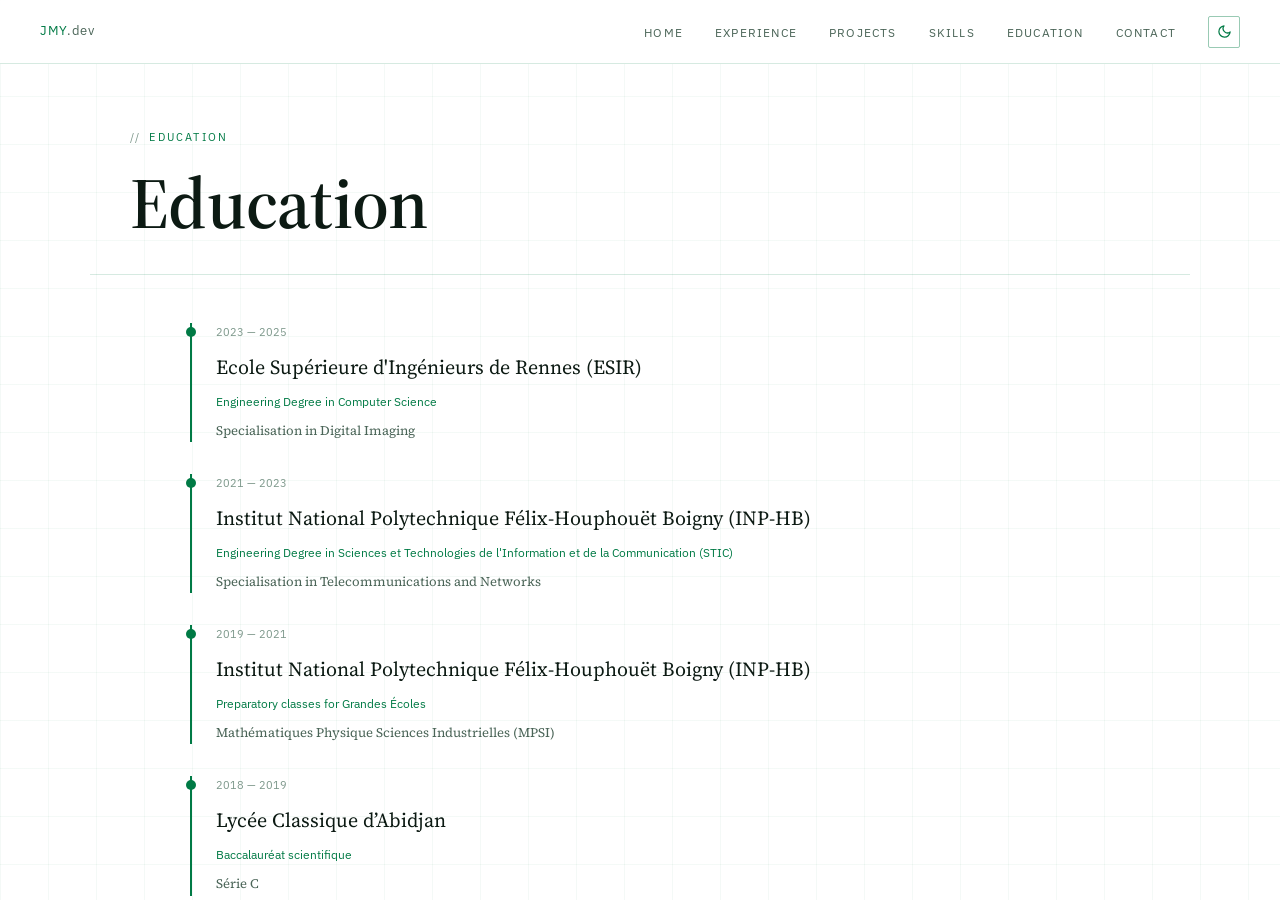
<file: pages/parcours.html>
<!DOCTYPE html>
<html lang="en">
<head>
  <meta charset="UTF-8">
  <meta name="viewport" content="width=device-width, initial-scale=1.0">
  <title>Education — Jean Manuel Yao</title>
  <script>
    (function () {
      var theme;
      try { theme = localStorage.getItem('theme'); } catch (e) {}
      document.documentElement.dataset.theme = theme || (matchMedia('(prefers-color-scheme: light)').matches ? 'light' : 'dark');
    })();
  </script>
  <link rel="stylesheet" href="../css/style.css">

  <style>
    .page-header {
      padding: 4rem 2.5rem 2rem;
      border-bottom: 1px solid var(--border);
      max-width: 1100px;
      margin: 0 auto;
    }

    .page-header h1 {
      font-size: clamp(48px, 6vw, 72px);
      margin-top: 1rem;
      color: var(--text);
    }

    .timeline {
      max-width: 900px;
      margin: 3rem auto;
      display: flex;
      flex-direction: column;
      gap: 2rem;
    }

    .timeline-item {
      border-left: 2px solid var(--green);
      padding-left: 1.5rem;
      position: relative;
    }

    .timeline-item::before {
      content: '';
      position: absolute;
      left: -6px;
      top: 4px;
      width: 10px;
      height: 10px;
      background: var(--green);
      border-radius: 50%;
    }

    .date {
      font-family: var(--sans);
      font-size: 11px;
      color: var(--text-dim);
      margin-bottom: 0.5rem;
    }

    .title {
      font-size: 20px;
      color: var(--text);
      margin-bottom: 0.5rem;
    }

    .subtitle {
      font-family: var(--sans);
      font-size: 12px;
      color: var(--green);
      margin-bottom: 0.5rem;
    }

    .desc {
      font-size: 13px;
      color: var(--text-muted);
      line-height: 1.7;
    }
  </style>
</head>

<body>

  <nav>
    <a href="../index.html" class="nav-logo">JMY<span>.dev</span></a>
    <ul class="nav-links">
      <li><a href="../index.html">Home</a></li>
      <li><a href="experience.html">Experience</a></li>
      <li><a href="projets.html">Projects</a></li>
      <li><a href="competences.html">Skills</a></li>
      <li><a href="parcours.html">Education</a></li>
      <li><a href="contact.html">Contact</a></li>
    </ul>
    <button class="theme-toggle" type="button" aria-label="Switch to light mode">
      <svg class="icon-sun" width="15" height="15" viewBox="0 0 24 24" fill="none" stroke="currentColor" stroke-width="2" stroke-linecap="round" stroke-linejoin="round" aria-hidden="true">
        <circle cx="12" cy="12" r="5"/>
        <line x1="12" y1="1" x2="12" y2="3"/>
        <line x1="12" y1="21" x2="12" y2="23"/>
        <line x1="4.22" y1="4.22" x2="5.64" y2="5.64"/>
        <line x1="18.36" y1="18.36" x2="19.78" y2="19.78"/>
        <line x1="1" y1="12" x2="3" y2="12"/>
        <line x1="21" y1="12" x2="23" y2="12"/>
        <line x1="4.22" y1="19.78" x2="5.64" y2="18.36"/>
        <line x1="18.36" y1="5.64" x2="19.78" y2="4.22"/>
      </svg>
      <svg class="icon-moon" width="15" height="15" viewBox="0 0 24 24" fill="none" stroke="currentColor" stroke-width="2" stroke-linecap="round" stroke-linejoin="round" aria-hidden="true">
        <path d="M21 12.79A9 9 0 1 1 11.21 3 7 7 0 0 0 21 12.79z"/>
      </svg>
    </button>
  </nav>

  <main>
    <div class="page-header">
      <div class="label">Education</div>
      <h1>Education</h1>
    </div>

    <div class="timeline">

      <!-- EDUCATION -->
      <div class="timeline-item">
        <div class="date">2023 — 2025</div>
        <div class="title">Ecole Supérieure d'Ingénieurs de Rennes (ESIR)</div>
        <div class="subtitle">Engineering Degree in Computer Science</div>
        <div class="desc">
          Specialisation in Digital Imaging
        </div>
      </div>

      <div class="timeline-item">
        <div class="date">2021 — 2023</div>
        <div class="title">Institut National Polytechnique Félix-Houphouët Boigny (INP-HB)</div>
        <div class="subtitle">Engineering Degree in Sciences et Technologies de l'Information et de la Communication (STIC)</div>
        <div class="desc">
          Specialisation in Telecommunications and Networks
        </div>
      </div>

      <div class="timeline-item">
        <div class="date">2019 — 2021</div>
        <div class="title"> Institut National Polytechnique Félix-Houphouët Boigny (INP-HB)</div>
        <div class="subtitle">Preparatory classes for Grandes Écoles </div>
        <div class="desc">
          Mathématiques Physique Sciences Industrielles (MPSI)
        </div>
      </div>

      <div class="timeline-item">
        <div class="date">2018 — 2019</div>
        <div class="title">Lycée Classique d’Abidjan</div>
        <div class="subtitle">Baccalauréat scientifique</div>
        <div class="desc">
          Série C 
        </div>
      </div>

    </div>
  </main>

</body>
</html>
</file>
<file: css/style.css>
@import url('https://fonts.googleapis.com/css2?family=IBM+Plex+Sans:wght@400;500;600&family=Source+Serif+4:ital,opsz,wght@0,8..60,400;0,8..60,600;1,8..60,400&display=swap');

:root {
  --bg: #080c0f;
  --bg2: #0d1318;
  --bg3: #111820;
  --green: #00ff87;
  --green-dim: #00cc6a;
  --green-dark: #003d1f;
  --green-glow: rgba(0,255,135,0.12);
  --amber: #ffb800;
  --amber-border: rgba(255,184,0,0.3);
  --blue: #0075FF;
  --code-class: #88c0d0;
  --text: #e8f0e8;
  --text-muted: #5a7a6a;
  --text-dim: #2a4a3a;
  --border: rgba(0,255,135,0.12);
  --border-bright: rgba(0,255,135,0.35);
  --grid-line: rgba(0,255,135,0.025);
  --scan: rgba(0,255,135,0.06);
  --glow: rgba(0,255,135,0.04);
  --nav-bg: rgba(8,12,15,0.92);
  --overlay: rgba(8,12,15,0.85);
  --sans: 'IBM Plex Sans', system-ui, sans-serif;
  --display: 'Source Serif 4', Georgia, serif;
  --body: 'Source Serif 4', Georgia, serif;
  --nav-h: 64px;
  color-scheme: dark;
}

/* LIGHT THEME (white / green) */
:root[data-theme="light"] {
  --bg: #ffffff;
  --bg2: #f3f8f5;
  --bg3: #e8f1ec;
  --green: #007a45;
  --green-dim: #006b3c;
  --green-dark: #d2efdf;
  --green-glow: rgba(0,122,69,0.08);
  --amber: #9a5b00;
  --amber-border: rgba(154,91,0,0.3);
  --blue: #0062d6;
  --code-class: #2a6a8a;
  --text: #0c1a13;
  --text-muted: #4b6558;
  --text-dim: #7c978a;
  --border: rgba(0,122,69,0.16);
  --border-bright: rgba(0,122,69,0.4);
  --grid-line: rgba(0,122,69,0.045);
  --scan: rgba(0,122,69,0.07);
  --glow: rgba(0,122,69,0.05);
  --nav-bg: rgba(255,255,255,0.9);
  --overlay: rgba(12,26,19,0.45);
  color-scheme: light;
}

*, *::before, *::after { box-sizing: border-box; margin: 0; padding: 0; }

html { scroll-behavior: smooth; }

body {
  background: var(--bg);
  color: var(--text);
  font-family: var(--body);
  font-size: 15px;
  line-height: 1.7;
  min-height: 100vh;
  overflow-x: hidden;
}

/* GRID OVERLAY */
body::before {
  content: '';
  position: fixed;
  inset: 0;
  background-image:
    linear-gradient(var(--grid-line) 1px, transparent 1px),
    linear-gradient(90deg, var(--grid-line) 1px, transparent 1px);
  background-size: 48px 48px;
  pointer-events: none;
  z-index: 0;
}

/* NAV */
nav {
  position: fixed;
  top: 0; left: 0; right: 0;
  height: var(--nav-h);
  background: var(--nav-bg);
  backdrop-filter: blur(12px);
  border-bottom: 1px solid var(--border);
  display: flex;
  align-items: center;
  justify-content: space-between;
  padding: 0 2.5rem;
  z-index: 100;
}

.nav-logo {
  font-family: var(--sans);
  font-size: 13px;
  color: var(--green);
  text-decoration: none;
  letter-spacing: 0.05em;
}

.nav-logo span { color: var(--text-muted); }

.nav-links {
  display: flex;
  gap: 2rem;
  list-style: none;
}

.nav-links a {
  font-family: var(--sans);
  font-size: 12px;
  color: var(--text-muted);
  text-decoration: none;
  letter-spacing: 0.1em;
  text-transform: uppercase;
  transition: color 0.2s;
  position: relative;
}

.nav-links a::after {
  content: '';
  position: absolute;
  bottom: -4px;
  left: 0; right: 0;
  height: 1px;
  background: var(--green);
  transform: scaleX(0);
  transition: transform 0.25s;
}

.nav-links a:hover, .nav-links a.active { color: var(--green); }
.nav-links a:hover::after, .nav-links a.active::after { transform: scaleX(1); }

.nav-links { margin-left: auto; }

/* THEME TOGGLE */
.theme-toggle {
  margin-left: 2rem;
  width: 32px;
  height: 32px;
  flex-shrink: 0;
  display: inline-flex;
  align-items: center;
  justify-content: center;
  background: transparent;
  border: 1px solid var(--border-bright);
  border-radius: 2px;
  color: var(--green);
  cursor: pointer;
  transition: border-color 0.2s, background 0.2s;
}

.theme-toggle:hover { border-color: var(--green); background: var(--green-glow); }
.theme-toggle:focus-visible { outline: 2px solid var(--green); outline-offset: 2px; }

.theme-toggle .icon-moon { display: none; }
:root[data-theme="light"] .theme-toggle .icon-sun { display: none; }
:root[data-theme="light"] .theme-toggle .icon-moon { display: block; }

/* MAIN CONTENT */
main {
  padding-top: var(--nav-h);
  position: relative;
  z-index: 1;
}

/* TYPOGRAPHY */
h1, h2, h3 { font-family: var(--display); font-weight: 600; letter-spacing: -0.01em; line-height: 1.1; }

.stat-num, .exp-role, .exp-stat-num, .cat-title, .cert-name, .lang-name, .form-title { font-weight: 600; }

.label {
  font-family: var(--sans);
  font-size: 11px;
  color: var(--green);
  letter-spacing: 0.2em;
  text-transform: uppercase;
  display: flex;
  align-items: center;
  gap: 8px;
}

.label::before {
  content: '//';
  color: var(--text-dim);
}

/* SECTION BASE */
.section {
  padding: 6rem 2.5rem;
  max-width: 1100px;
  margin: 0 auto;
}

/* CARDS */
.card {
  background: var(--bg2);
  border: 1px solid var(--border);
  border-radius: 2px;
  padding: 1.5rem;
  transition: border-color 0.25s, background 0.25s;
  position: relative;
  overflow: hidden;
}

.card::before {
  content: '';
  position: absolute;
  top: 0; left: 0;
  width: 2px;
  height: 100%;
  background: var(--green);
  opacity: 0;
  transition: opacity 0.25s;
}

.card:hover {
  border-color: var(--border-bright);
  background: var(--bg3);
}

.card:hover::before { opacity: 1; }

/* TAG */
.tag {
  font-family: var(--sans);
  font-size: 10px;
  letter-spacing: 0.1em;
  padding: 3px 8px;
  border: 1px solid var(--border-bright);
  color: var(--green);
  border-radius: 1px;
  white-space: nowrap;
}

/* BTN */
.btn {
  display: inline-flex;
  align-items: center;
  gap: 8px;
  font-family: var(--sans);
  font-size: 12px;
  letter-spacing: 0.12em;
  text-transform: uppercase;
  padding: 10px 22px;
  border: 1px solid var(--green);
  color: var(--green);
  background: transparent;
  text-decoration: none;
  cursor: pointer;
  transition: background 0.2s, color 0.2s;
  border-radius: 1px;
}

.btn:hover {
  background: var(--green);
  color: var(--bg);
}

.btn-solid {
  background: var(--green);
  color: var(--bg);
}

.btn-solid:hover {
  background: var(--green-dim);
}

/* ====== PAGE HEADER ====== */
.page-header {
  padding: 4rem 2.5rem 2rem;
  border-bottom: 1px solid var(--border);
  max-width: 1100px;
  margin: 0 auto;
}

.page-header h1 {
  font-size: clamp(48px, 6vw, 72px);
  margin-top: 1rem;
  color: var(--text);
}

/* SCAN LINE ANIMATION */
@keyframes scanline {
  0% { transform: translateY(-100%); }
  100% { transform: translateY(100vh); }
}

.scanline {
  position: fixed;
  top: 0; left: 0; right: 0;
  height: 2px;
  background: linear-gradient(transparent, var(--scan), transparent);
  animation: scanline 8s linear infinite;
  pointer-events: none;
  z-index: 200;
}

/* FADE IN */
@keyframes fadeUp {
  from { opacity: 0; transform: translateY(24px); }
  to { opacity: 1; transform: translateY(0); }
}

.fade-up {
  opacity: 0;
  animation: fadeUp 0.7s ease forwards;
}

.fade-up:nth-child(1) { animation-delay: 0.1s; }
.fade-up:nth-child(2) { animation-delay: 0.2s; }
.fade-up:nth-child(3) { animation-delay: 0.3s; }
.fade-up:nth-child(4) { animation-delay: 0.4s; }
.fade-up:nth-child(5) { animation-delay: 0.5s; }

/* FOOTER */
footer {
  border-top: 1px solid var(--border);
  padding: 2rem 2.5rem;
  display: flex;
  justify-content: space-between;
  align-items: center;
  font-family: var(--sans);
  font-size: 11px;
  color: var(--text-muted);
  position: relative;
  z-index: 1;
}

/* SCROLLBAR */
::-webkit-scrollbar { width: 4px; }
::-webkit-scrollbar-track { background: var(--bg); }
::-webkit-scrollbar-thumb { background: var(--green-dark); }

/* RESPONSIVE */
@media (max-width: 768px) {
  nav { padding: 0 1.25rem; gap: 1rem; }
  .nav-logo { flex-shrink: 0; }
  /* Links scroll horizontally so the theme toggle stays reachable */
  .nav-links { gap: 1rem; min-width: 0; overflow-x: auto; scrollbar-width: none; padding: 6px 0; }
  .nav-links::-webkit-scrollbar { display: none; }
  .theme-toggle { margin-left: 0; }
  .section { padding: 4rem 1.25rem; }
}

/* ====== PROJECTS PAGE ====== */
.projects-grid {
  display: grid;
  grid-template-columns: repeat(auto-fit, minmax(320px, 1fr));
  gap: 1.5rem;
}

.project-card {
  background: var(--bg2);
  border: 1px solid var(--border);
  border-radius: 2px;
  padding: 2rem;
  transition: border-color 0.25s, transform 0.25s;
  position: relative;
  overflow: hidden;
  cursor: pointer;
}

.project-card::before {
  content: '';
  position: absolute;
  z-index: 1;
  top: 0; left: 0;
  width: 100%;
  height: 2px;
  background: linear-gradient(90deg, var(--green), transparent);
  opacity: 0;
  transition: opacity 0.3s;
}

.project-card:hover { border-color: var(--border-bright); transform: translateY(-4px); }
.project-card:hover::before { opacity: 1; }

.project-thumb {
  margin: -2rem -2rem 1.5rem;
  aspect-ratio: 16 / 9;
  overflow: hidden;
  background: var(--bg3);
  border-bottom: 1px solid var(--border);
}

.project-thumb img {
  display: block;
  width: 100%;
  height: 100%;
  object-fit: cover;
  transition: transform 0.4s;
}

.project-card:hover .project-thumb img { transform: scale(1.03); }

.project-number {
  font-family: var(--sans);
  font-size: 11px;
  color: var(--text-dim);
  letter-spacing: 0.1em;
  margin-bottom: 1rem;
}

.project-type {
  font-family: var(--sans);
  font-size: 10px;
  color: var(--green);
  letter-spacing: 0.15em;
  text-transform: uppercase;
  margin-bottom: 0.75rem;
}

.project-title {
  font-family: var(--display);
  font-size: 25px;
  color: var(--text);
  margin-bottom: 0.75rem;
  line-height: 1.1;
  min-height: calc(28px * 1.1 * 4);
}

.project-desc {
  font-size: 13px;
  color: var(--text-muted);
  line-height: 1.7;
  margin-bottom: 1.25rem;
  display: -webkit-box;
  -webkit-line-clamp: 3;
  -webkit-box-orient: vertical;
  overflow: hidden;
  min-height: 66px;
}

.timeline-tag {
  display: inline-flex;
  align-items: center;
  gap: 6px;
  font-family: var(--sans);
  font-size: 10px;
  color: var(--amber);
  border: 1px solid var(--amber-border);
  padding: 3px 8px;
  border-radius: 1px;
  margin-bottom: 1rem;
}

.read-more {
  font-family: var(--sans);
  font-size: 10px;
  color: var(--green);
  letter-spacing: 0.1em;
  margin-bottom: 0.75rem;
  display: flex;
  align-items: center;
  gap: 4px;
}

.skill-logos {
  display: flex;
  align-items: center;
  gap: 6px;
  flex-wrap: wrap;
  padding-top: 0.75rem;
  border-top: 1px solid var(--border);
  margin-bottom: 1rem;
}

.skill-logo {
  display: inline-flex;
  align-items: center;
  gap: 5px;
  font-family: var(--sans);
  font-size: 10px;
  color: var(--text-muted);
  background: var(--bg3);
  border: 1px solid var(--border);
  border-radius: 3px;
  padding: 4px 8px;
  letter-spacing: 0.05em;
  transition: border-color 0.2s, color 0.2s;
}

.skill-logo img { width: 13px; height: 13px; object-fit: contain; }

.project-where {
  font-family: var(--sans);
  font-size: 11px;
  color: var(--text-dim);
  border-top: 1px solid var(--border);
  padding-top: 1rem;
  display: flex;
  justify-content: space-between;
}

/* ====== MODAL ====== */
.modal-overlay {
  position: fixed;
  inset: 0;
  background: var(--overlay);
  backdrop-filter: blur(6px);
  z-index: 500;
  display: flex;
  align-items: center;
  justify-content: center;
  padding: 2rem;
  opacity: 0;
  pointer-events: none;
  transition: opacity 0.25s;
}

.modal-overlay.active { opacity: 1; pointer-events: all; }

.modal {
  background: var(--bg2);
  border: 1px solid var(--border-bright);
  border-radius: 2px;
  padding: 2.5rem;
  max-width: 620px;
  width: 100%;
  position: relative;
  transform: translateY(20px);
  transition: transform 0.25s;
  max-height: 85vh;
  overflow-y: auto;
}

.modal-overlay.active .modal { transform: translateY(0); }

.modal::before {
  content: '';
  position: absolute;
  top: 0; left: 0;
  width: 100%;
  height: 2px;
  background: linear-gradient(90deg, var(--green), transparent);
}

.modal-close {
  position: absolute;
  top: 1.25rem;
  right: 1.25rem;
  font-family: var(--sans);
  font-size: 11px;
  color: var(--text-muted);
  background: var(--bg3);
  border: 1px solid var(--border);
  border-radius: 2px;
  padding: 4px 10px;
  cursor: pointer;
  letter-spacing: 0.1em;
  transition: border-color 0.2s, color 0.2s;
}

.modal-close:hover { border-color: var(--border-bright); color: var(--text); }

.modal-number {
  font-family: var(--sans);
  font-size: 10px;
  color: var(--text-dim);
  letter-spacing: 0.15em;
  margin-bottom: 0.5rem;
}

.modal-type {
  font-family: var(--sans);
  font-size: 10px;
  color: var(--green);
  letter-spacing: 0.15em;
  text-transform: uppercase;
  margin-bottom: 0.5rem;
}

.modal-title {
  font-family: var(--display);
  font-size: 32px;
  color: var(--text);
  line-height: 1.05;
  margin-bottom: 1.5rem;
}

.modal-img {
  display: block;
  width: 100%;
  max-height: 50vh;
  object-fit: contain;
  background: var(--bg3);
  border: 1px solid var(--border);
  border-radius: 2px;
  margin-bottom: 1.5rem;
}

.modal-desc {
  font-size: 14px;
  color: var(--text-muted);
  line-height: 1.8;
  margin-bottom: 1.5rem;
}

.modal-skills {
  display: flex;
  flex-wrap: wrap;
  gap: 6px;
  padding-top: 1rem;
  border-top: 1px solid var(--border);
  margin-bottom: 1rem;
}

.modal-github {
  display: inline-flex;
  align-items: center;
  gap: 6px;
  font-family: var(--sans);
  font-size: 11px;
  color: var(--green);
  text-decoration: none;
  border: 1px solid var(--border-bright);
  padding: 6px 12px;
  border-radius: 2px;
  margin-top: 1rem;
  margin-bottom: 1rem;
  transition: background 0.2s;
}

.modal-github:hover { background: var(--green-dark); }

.modal-where {
  font-family: var(--sans);
  font-size: 11px;
  color: var(--text-dim);
  border-top: 1px solid var(--border);
  padding-top: 1rem;
  display: flex;
  justify-content: space-between;
}

/* ====== CERTIFICATIONS ====== */
.cert-grid {
  display: grid;
  grid-template-columns: repeat(auto-fit, minmax(340px, 1fr));
  gap: 1.5rem;
}

.cert-card {
  background: var(--bg2);
  border: 1px solid var(--border);
  border-radius: 2px;
  padding: 1.75rem;
  position: relative;
  overflow: hidden;
  transition: border-color 0.25s;
}

.cert-card::before {
  content: '';
  position: absolute;
  top: 0; left: 0;
  width: 100%;
  height: 2px;
  background: linear-gradient(90deg, #0075FF, transparent);
  opacity: 1;
}

.cert-card:hover { border-color: rgba(0,117,255,0.5); }
.cert-header { display: flex; align-items: center; gap: 1rem; margin-bottom: 1.25rem; }
.cert-issuer-logo { flex-shrink: 0; }
.cert-issuer { font-size: 13px; font-weight: 500; color: var(--text); margin-bottom: 2px; }
.cert-date { font-family: var(--sans); font-size: 10px; color: var(--text-muted); letter-spacing: 0.08em; }
.cert-name { font-family: var(--display); font-size: 26px; color: var(--text); margin-bottom: 0.75rem; line-height: 1.1; }
.cert-desc { font-size: 13px; color: var(--text-muted); line-height: 1.7; margin-bottom: 1.25rem; }
.cert-tags { display: flex; flex-wrap: wrap; gap: 6px; margin-bottom: 1.25rem; }
.cert-footer { display: flex; align-items: center; justify-content: space-between; border-top: 1px solid var(--border); padding-top: 1rem; }
.cert-id { font-family: var(--sans); font-size: 10px; color: var(--text-dim); letter-spacing: 0.05em; }
.cert-link { font-family: var(--sans); font-size: 11px; color: var(--blue); text-decoration: none; display: flex; align-items: center; gap: 5px; letter-spacing: 0.08em; transition: opacity 0.2s; }
.cert-link:hover { opacity: 0.75; }
</file>
